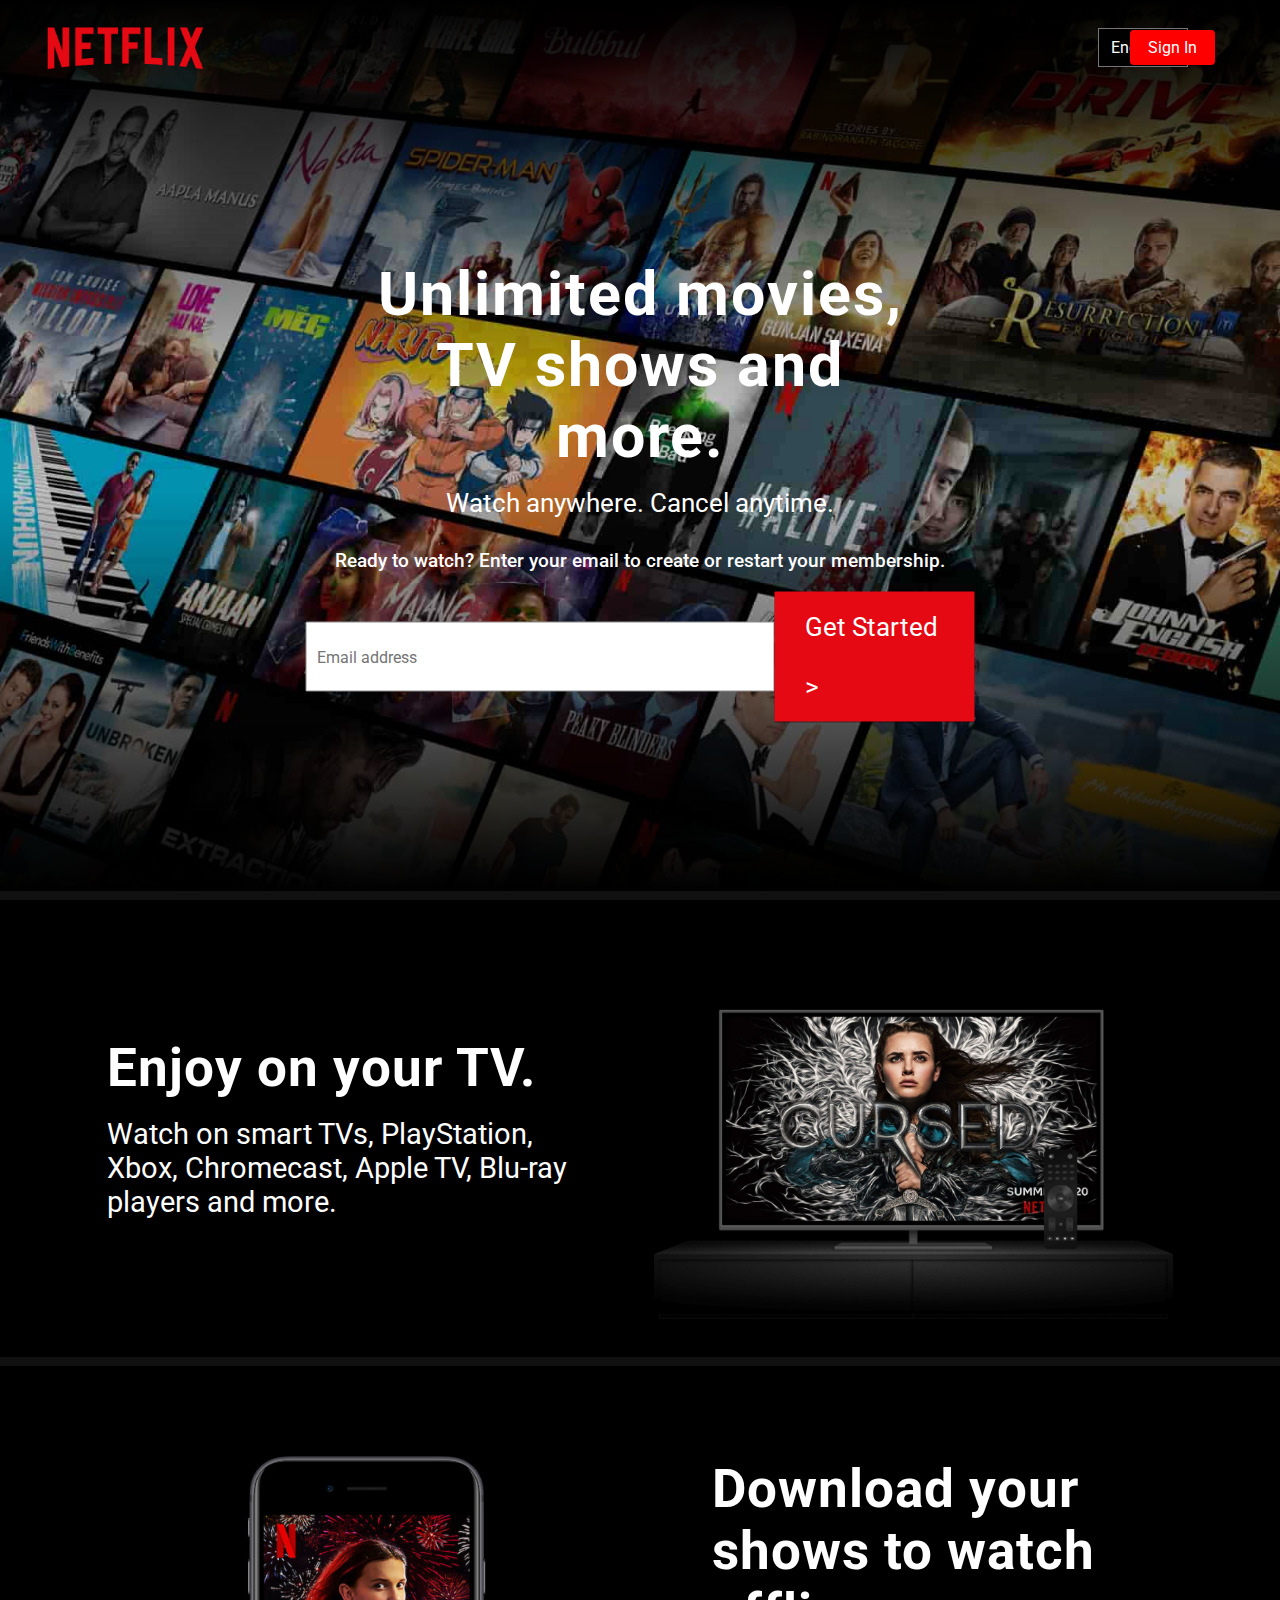
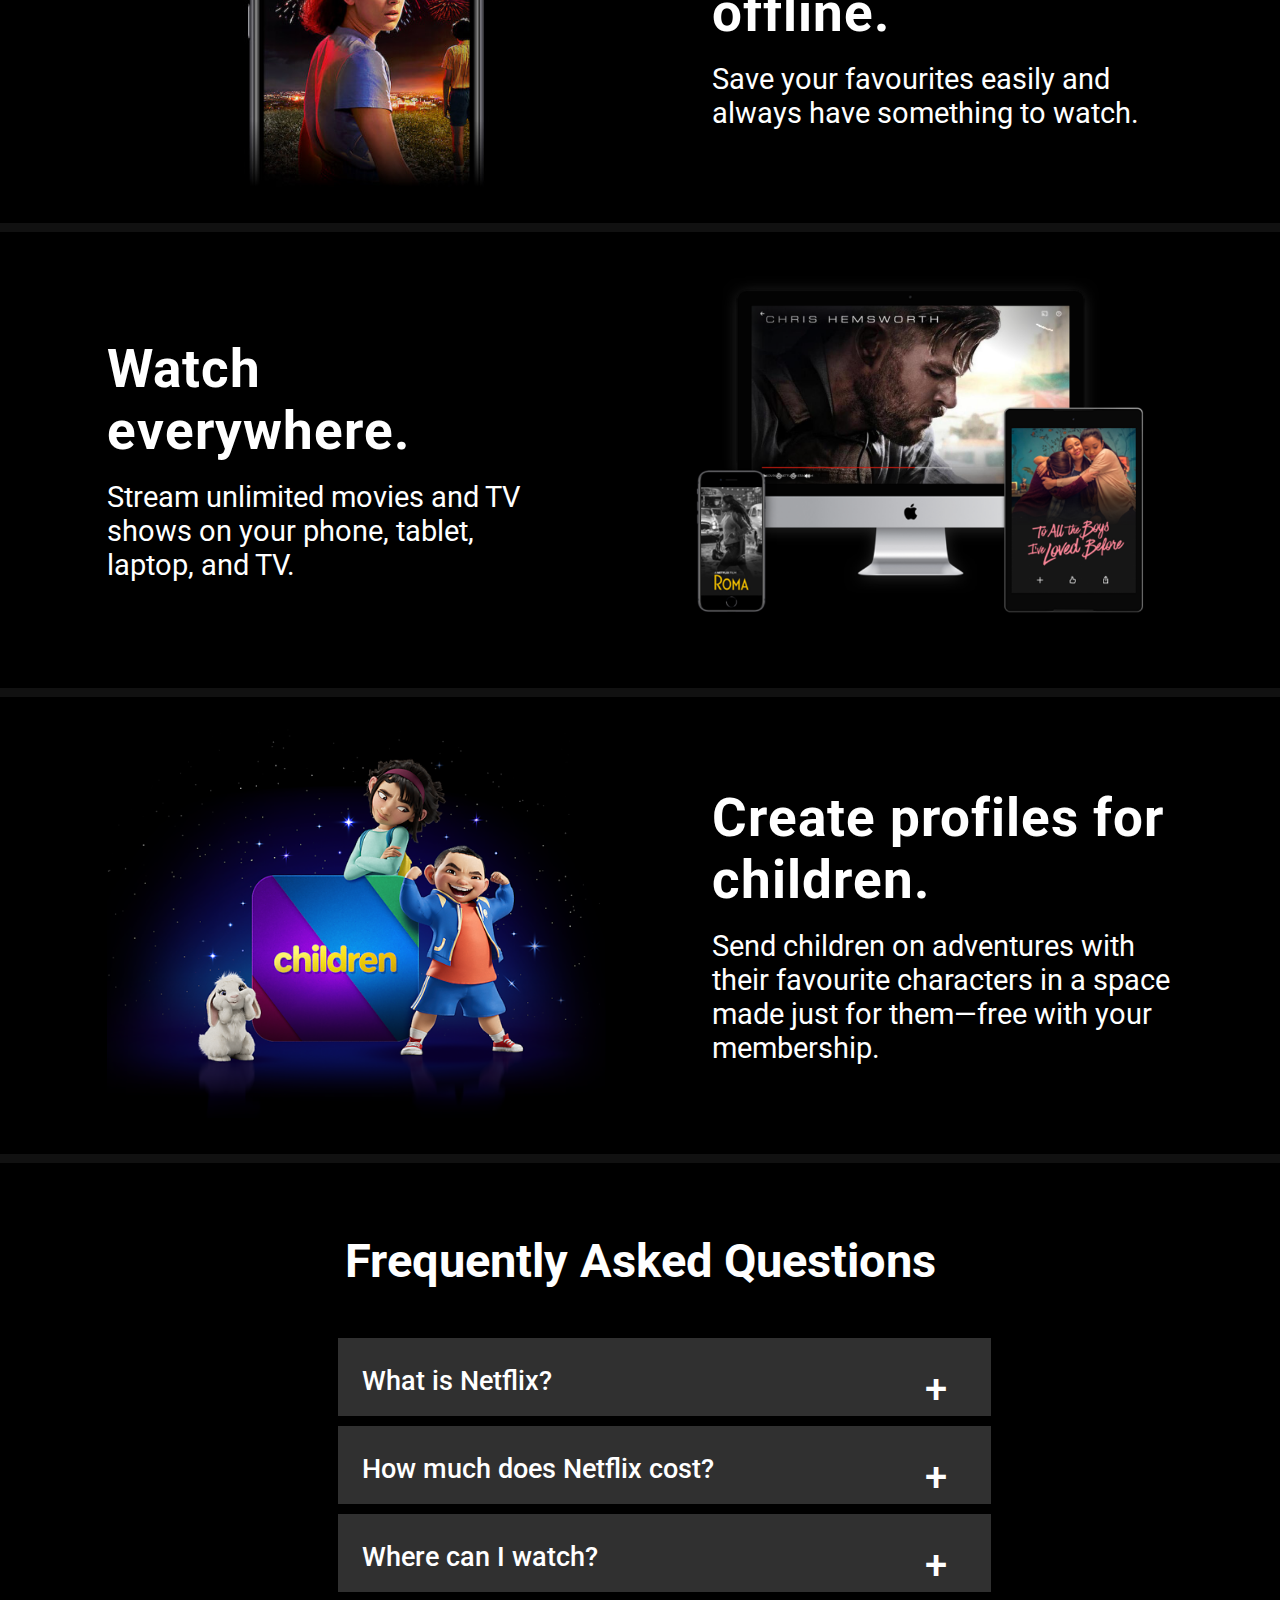
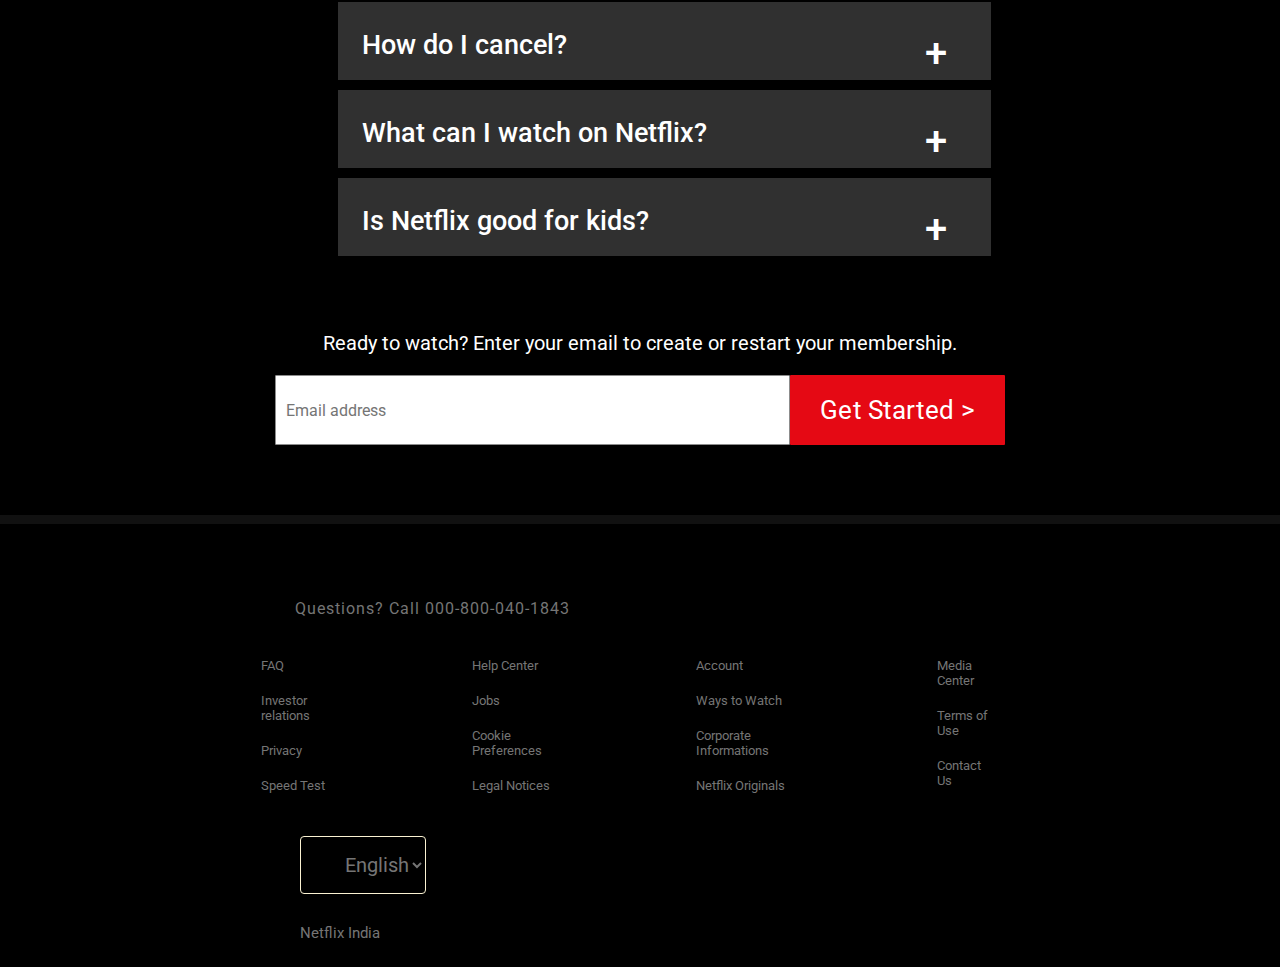
<file: clone/index.html>
<!DOCTYPE html>
<html lang="en">
<head>
    <meta charset="UTF-8">
    <meta http-equiv="X-UA-Compatible" content="IE=edge">
    <meta name="viewport" content="width=device-width, initial-scale=1.0">
    <link rel="stylesheet" href="style.css">
    <title>Document</title>
</head>
<body>
    <section class="container">
        <div class="head">
            <img id="logo" src="logo.png">
            <select id="opt">
                <option value="eng">English</option>
                <option value="hind">Hindi</option>
            </select>
            <a href="#" id="sign">Sign In</a>
        </div>
    </section>
    <section class="banner">
        <img src="back.jpg" class="fit">
        <div class="box">
            <div class="heading">
                <h2>Unlimited movies, TV shows and more.</h2>
                <h5>Watch anywhere. Cancel anytime.</h5>
                <p>Ready to watch? Enter your email to create or restart your membership.</p>
            </div>
            <div class="search">
                <input type="text" placeholder="Email address">
                <a href="#">Get Started ></a>
            </div>
        </div>
    </section>
    <section class="part1">
        <div class="talk">
            <h1>Enjoy on your TV.</h1>
            <p>Watch on smart TVs, PlayStation, Xbox, Chromecast, Apple TV, Blu-ray players and more.</p>
        </div>
        <div class="img1">
            <img src="part1.png">
        </div>
    </section>
    <section class="part2">
        <div class="img1">
            <img src="part2.jpg">
        </div>
        <div class="talk">
            <h1>Download your shows to watch offline.</h1>
            <p>Save your favourites easily and always have something to watch.</p>
        </div>
    </section>
    <section class="part1">
        <div class="talk">
            <h1>Watch everywhere.</h1>
            <p>Stream unlimited movies and TV shows on your phone, tablet, laptop, and TV.</p>
        </div>
        <div class="img1">
            <img src="part3.png">
        </div>
    </section>
    <section class="part2">
        <div class="img1">
            <img src="part 4.png">
        </div>
        <div class="talk">
            <h1>Create profiles for children.</h1>
            <p>Send children on adventures with their favourite characters in a space made just for them—free with your membership.</p>
        </div>
    </section>
    <section class="freq">
        <h1>Frequently Asked Questions</h1>
        <div class="question">
            <button type="button">What is Netflix? <span onclick="toggle1()" id="rot1">+</span></button>
            <div class="faq-answer closed" id="ans1">
                <span>
                    Netflix is a streaming service that offers a wide variety of award-winning TV shows, movies, anime, documentaries and more – on thousands of internet-connected devices.
                    <br>
                    <br>
                    You can watch as much as you want, whenever you want, without a single ad – all for one low monthly price. There's always something new to discover, and new TV shows and movies are added every week!
                    <br>
                </span>
            </div>
            <button type="button">How much does Netflix cost?<span onclick="toggle2()" id="rot2">+</span></button>
            <div class="faq-answer closed" id="ans2">
                <span>
                    Watch Netflix on your smartphone, tablet, Smart TV, laptop, or streaming device, all for one fixed monthly fee. Plans range from ₹ 199 to ₹ 799 a month. No extra costs, no contracts.
                    <br>
                </span>
            </div>
            <button type="button">Where can I watch?<span onclick="toggle3()" id="rot3">+</span></button>
            <div class="faq-answer closed" id="ans3">
                <span>
                    Watch anywhere, anytime, on an unlimited number of devices. Sign in with your Netflix account to watch instantly on the web at netflix.com from your personal computer or on any internet-connected device that offers the Netflix app, including smart TVs, smartphones, tablets, streaming media players and game consoles.
                    <br>
                    <br>
                    You can also download your favourite shows with the iOS, Android, or Windows 10 app. Use downloads to watch while you're on the go and without an internet connection. Take Netflix with you anywhere.
                    <br>
                </span>
            </div>
            <button type="button">How do I cancel?<span onclick="toggle4()" id="rot4">+</span></button>
            <div class="faq-answer closed" id="ans4">
                <span>
                    Netflix is flexible. There are no annoying contracts and no commitments. You can easily cancel your account online in two clicks. There are no cancellation fees – start or stop your account anytime.
                    <br>
                </span>
            </div>
            <button type="button">What can I watch on Netflix?<span onclick="toggle5()" id="rot5">+</span></button>
            <div class="faq-answer closed" id="ans5">
                <span>
                    Netflix has an extensive library of feature films, documentaries, TV shows, anime, award-winning Netflix originals, and more. Watch as much as you want, anytime you want.
                    <br>
                </span>
            </div>
            <button type="button">Is Netflix good for kids?<span onclick="toggle6()" id="rot6">+</span></button>
            <div class="faq-answer closed" id="ans6">
                <span>
                    The Netflix Kids experience is included in your membership to give parents control while kids enjoy family-friendly TV shows and films in their own space.
                    <br>
                    <br>
                    Kids profiles come with PIN-protected parental controls that let you restrict the maturity rating of content kids can watch and block specific titles you don’t want kids to see.
                    <br>
                </span>
            </div>
            <div class="box2">
                <div class="heading2">
                    <p>Ready to watch? Enter your email to create or restart your membership.</p>
                </div>
                <div class="search2">
                    <input type="text" placeholder="Email address">
                    <a href="#">Get Started ></a>
                </div>
            </div>
        </div>
    </section>

    <section class="footer">
        <div class="call">
            Questions? Call 
            <a href="tel:000-800-040-1843">000-800-040-1843</a>
        </div>
        <div class="info">
            <div class="c1">
                <div class="one">
                    <ul class="items">
                        <li><a href="#">FAQ</a></li>
                        <li><a href="#">Investor relations</a></li>
                        <li><a href="#">Privacy</a></li>
                        <li><a href="#">Speed Test</a></li>
                    </ul>
                </div>
                <div class="one">
                    <ul class="items">
                        <li><a href="#">Help Center</a></li>
                        <li><a href="#">Jobs</a></li>
                        <li><a href="#">Cookie Preferences</a></li>
                        <li><a href="#">Legal Notices</a></li>
                    </ul>
                </div>
            </div>
            <div class="c2">
                <div class="one">
                    <ul class="items">
                        <li><a href="#">Account</a></li>
                        <li><a href="#">Ways to Watch</a></li>
                        <li><a href="#">Corporate Informations</a></li>
                        <li><a href="#">Netflix Originals</a></li>
                    </ul>
                </div>
                <div class="one">
                    <ul class="items">
                        <li><a href="#">Media Center</a></li>
                        <li><a href="#">Terms of Use</a></li>
                        <li><a href="#">Contact Us</a></li>
                    </ul>
                </div>
            </div>
        </div>
        <div class="lang">
            <select id="option">
                <option value="eng">English</option>
                <option value="hind">Hindi</option>
            </select>
        </div>
        <div class="netf">
            <p>Netflix India</p>
        </div>
    </section>

    <script>

        function toggle1() {
        var x = document.getElementById("ans1");
        var y = document.getElementById("rot1");
          y.classList.toggle('rotate');
          x.classList.toggle('closed');
        }
        function toggle2() {
        var x = document.getElementById("ans2");
        var y = document.getElementById("rot2");
          y.classList.toggle('rotate');
          x.classList.toggle('closed');
        }
        function toggle3() {
        var x = document.getElementById("ans3");
        var y = document.getElementById("rot3");
          y.classList.toggle('rotate');
          x.classList.toggle('closed');
        }
        function toggle4() {
        var x = document.getElementById("ans4");
        var y = document.getElementById("rot4");
          y.classList.toggle('rotate');
          x.classList.toggle('closed');
        }
        function toggle5() {
        var x = document.getElementById("ans5");
        var y = document.getElementById("rot5");
          y.classList.toggle('rotate');
          x.classList.toggle('closed');
        }
        function toggle6() {
        var x = document.getElementById("ans6");
        var y = document.getElementById("rot6");
          y.classList.toggle('rotate');
          x.classList.toggle('closed');
        }
      
      </script>
</body>
</html>
</file>
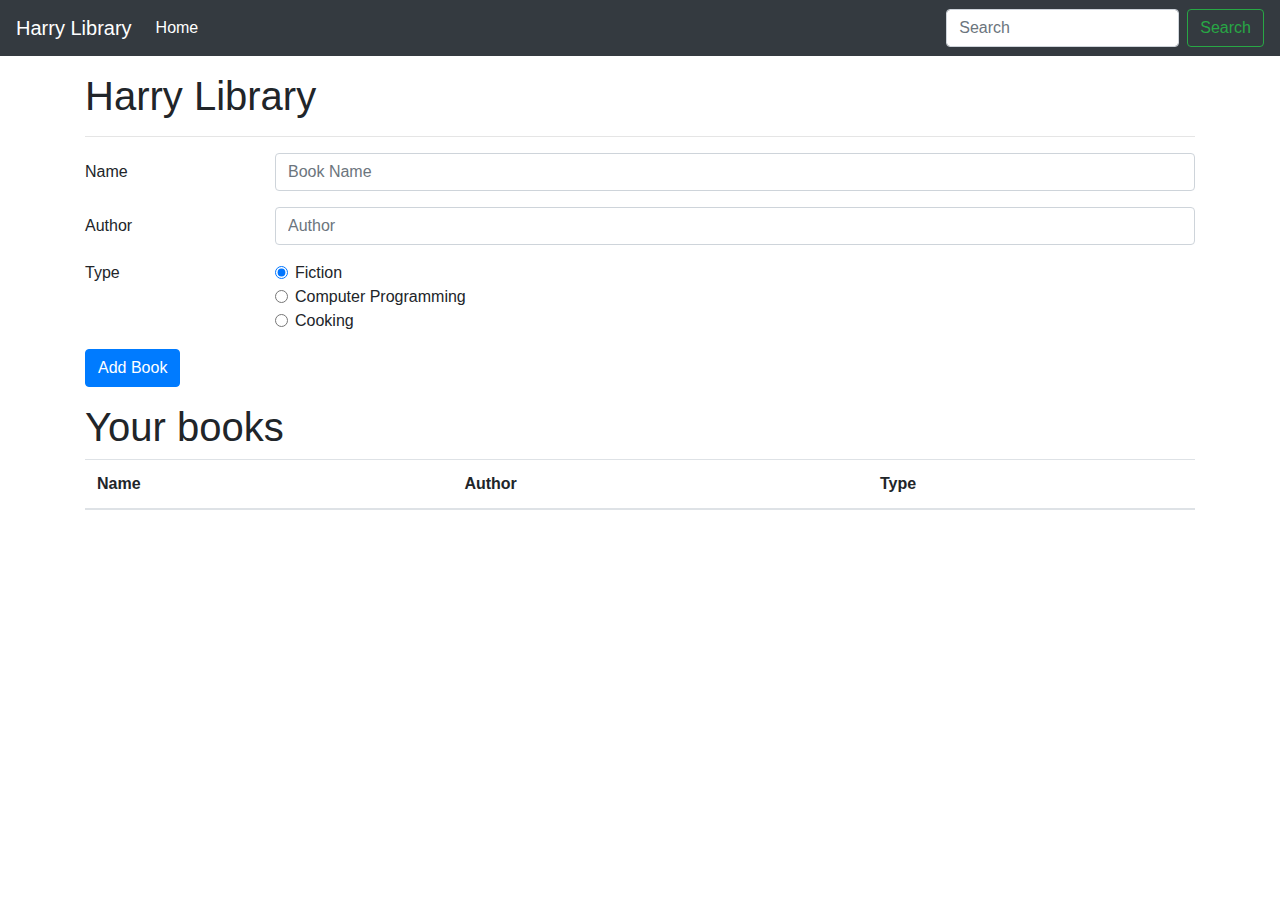
<file: js project 2/index.html>
<!doctype html>
<html lang="en">

<head>
    <!-- Required meta tags -->
    <meta charset="utf-8">
    <meta name="viewport" content="width=device-width, initial-scale=1, shrink-to-fit=no">

    <!-- Bootstrap CSS -->
    <link rel="stylesheet" href="https://stackpath.bootstrapcdn.com/bootstrap/4.3.1/css/bootstrap.min.css"
        integrity="sha384-ggOyR0iXCbMQv3Xipma34MD+dH/1fQ784/j6cY/iJTQUOhcWr7x9JvoRxT2MZw1T" crossorigin="anonymous">

    <title>Welcome to Harry Potter Library</title>
</head>

<body>
    <nav class="navbar navbar-expand-lg navbar-dark bg-dark">
        <a class="navbar-brand" href="#">Harry Library</a>
        <button class="navbar-toggler" type="button" data-toggle="collapse" data-target="#navbarSupportedContent"
            aria-controls="navbarSupportedContent" aria-expanded="false" aria-label="Toggle navigation">
            <span class="navbar-toggler-icon"></span>
        </button>

        <div class="collapse navbar-collapse" id="navbarSupportedContent">
            <ul class="navbar-nav mr-auto">
                <li class="nav-item active">
                    <a class="nav-link" href="#">Home <span class="sr-only">(current)</span></a>
                </li>

            </ul>
            <form class="form-inline my-2 my-lg-0">
                <input class="form-control mr-sm-2" id="searchTxt" type="search" placeholder="Search"
                    aria-label="Search">
                <button class="btn btn-outline-success my-2 my-sm-0" type="submit">Search</button>
            </form>
        </div>
    </nav>

    <div id="message"></div>


    <div class="container my-3">
        <h1>Harry Library</h1>
        <hr>
        <form id="libraryForm">
            <div class="form-group row">
                <label for="bookName" class="col-sm-2 col-form-label">Name</label>
                <div class="col-sm-10">
                    <input type="text" class="form-control" id="bookName" placeholder="Book Name">
                </div>
            </div>
            <div class="form-group row">
                <label for="Author" class="col-sm-2 col-form-label">Author</label>
                <div class="col-sm-10">
                    <input type="text" class="form-control" id="author" placeholder="Author">
                </div>
            </div>
            <fieldset class="form-group">
                <div class="row">
                    <legend class="col-form-label col-sm-2 pt-0">Type</legend>
                    <div class="col-sm-10">
                        <div class="form-check">
                            <input class="form-check-input" type="radio" name="type" id="fiction" value="fiction"
                                checked>
                            <label class="form-check-label" for="fiction">
                                Fiction
                            </label>
                        </div>
                        <div class="form-check">
                            <input class="form-check-input" type="radio" name="type" id="programming"
                                value="programming">
                            <label class="form-check-label" for="programming">
                                Computer Programming
                            </label>
                        </div>
                        <div class="form-check disabled">
                            <input class="form-check-input" type="radio" name="type" id="cooking" value="cooking">
                            <label class="form-check-label" for="cooking">
                                Cooking
                            </label>
                        </div>
                    </div>
                </div>
            </fieldset>

            <div class="form-group row">
                <div class="col-sm-10">
                    <button type="submit" class="btn btn-primary">Add Book</button>
                </div>
            </div>
        </form>

        <div id="table">
            <h1>Your books</h1>

            <table class="table table-striped">
                <thead>
                    <tr>
                        <th scope="col">Name</th>
                        <th scope="col">Author</th>
                        <th scope="col">Type</th>
                    </tr>
                </thead>
                <tbody id='tableBody'></tbody>
            </table>
        </div>
    </div>

    <!-- Optional JavaScript -->
    <!-- jQuery first, then Popper.js, then Bootstrap JS -->
    <!-- <script src="index.js"></script> -->
    <script src="index.js"></script>
    <script src="https://code.jquery.com/jquery-3.3.1.slim.min.js"
        integrity="sha384-q8i/X+965DzO0rT7abK41JStQIAqVgRVzpbzo5smXKp4YfRvH+8abtTE1Pi6jizo"
        crossorigin="anonymous"></script>
    <script src="https://cdnjs.cloudflare.com/ajax/libs/popper.js/1.14.7/umd/popper.min.js"
        integrity="sha384-UO2eT0CpHqdSJQ6hJty5KVphtPhzWj9WO1clHTMGa3JDZwrnQq4sF86dIHNDz0W1"
        crossorigin="anonymous"></script>
    <script src="https://stackpath.bootstrapcdn.com/bootstrap/4.3.1/js/bootstrap.min.js"
        integrity="sha384-JjSmVgyd0p3pXB1rRibZUAYoIIy6OrQ6VrjIEaFf/nJGzIxFDsf4x0xIM+B07jRM"
        crossorigin="anonymous"></script>
</body>

</html>
</file>
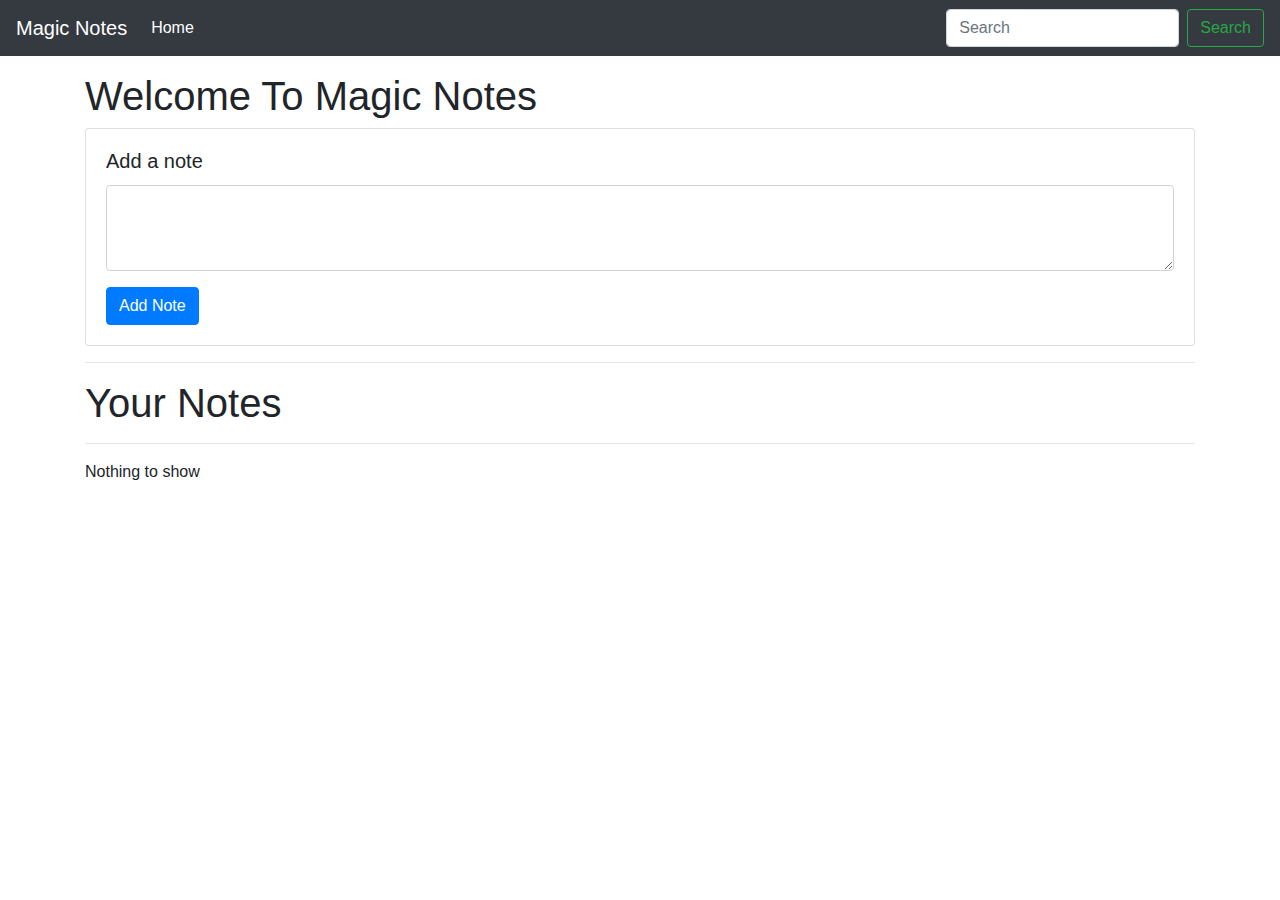
<file: js project1/index.html>
<!DOCTYPE html>
<html lang="en">

<head>
    <meta charset="UTF-8">
    <meta name="viewport" content="width=device-width, initial-scale=1.0">
    <meta http-equiv="X-UA-Compatible" content="ie=edge">
    <title>Notes App</title>
    <link rel="stylesheet" href="https://stackpath.bootstrapcdn.com/bootstrap/4.3.1/css/bootstrap.min.css"
        integrity="sha384-ggOyR0iXCbMQv3Xipma34MD+dH/1fQ784/j6cY/iJTQUOhcWr7x9JvoRxT2MZw1T" crossorigin="anonymous">
</head>

<body>

    <nav class="navbar navbar-expand-lg navbar-dark bg-dark">
        <a class="navbar-brand" href="#">Magic Notes</a>
        <button class="navbar-toggler" type="button" data-toggle="collapse" data-target="#navbarSupportedContent"
            aria-controls="navbarSupportedContent" aria-expanded="false" aria-label="Toggle navigation">
            <span class="navbar-toggler-icon"></span>
        </button>

        <div class="collapse navbar-collapse" id="navbarSupportedContent">
            <ul class="navbar-nav mr-auto">
                <li class="nav-item active">
                    <a class="nav-link" href="#">Home <span class="sr-only">(current)</span></a>
                </li>

            </ul>
            <form class="form-inline my-2 my-lg-0">
                <input class="form-control mr-sm-2" id="searchTxt" type="search" placeholder="Search"
                    aria-label="Search">
                <button class="btn btn-outline-success my-2 my-sm-0" type="submit">Search</button>
            </form>
        </div>
    </nav>


    <div class="container my-3">
        <h1>Welcome To Magic Notes</h1>
        <div class="card">
            <div class="card-body">
                <h5 class="card-title">Add a note</h5>
                <div class="form-group">
                    <textarea class="form-control" id="addTxt" rows="3"></textarea>
                </div>
                <button class="btn btn-primary" id="addBtn">Add Note</button>
            </div>
        </div>
        <hr>
        <h1>Your Notes</h1>
        <hr>
        <div id="notes" class="row container-fluid"> </div>
    </div>

    <script src="https://code.jquery.com/jquery-3.3.1.slim.min.js"
        integrity="sha384-q8i/X+965DzO0rT7abK41JStQIAqVgRVzpbzo5smXKp4YfRvH+8abtTE1Pi6jizo"
        crossorigin="anonymous"></script>
    <script src="https://cdnjs.cloudflare.com/ajax/libs/popper.js/1.14.7/umd/popper.min.js"
        integrity="sha384-UO2eT0CpHqdSJQ6hJty5KVphtPhzWj9WO1clHTMGa3JDZwrnQq4sF86dIHNDz0W1"
        crossorigin="anonymous"></script>
    <script src="https://stackpath.bootstrapcdn.com/bootstrap/4.3.1/js/bootstrap.min.js"
        integrity="sha384-JjSmVgyd0p3pXB1rRibZUAYoIIy6OrQ6VrjIEaFf/nJGzIxFDsf4x0xIM+B07jRM"
        crossorigin="anonymous"></script>
    <script src="js/app.js"></script>
</body>

</html>
</file>
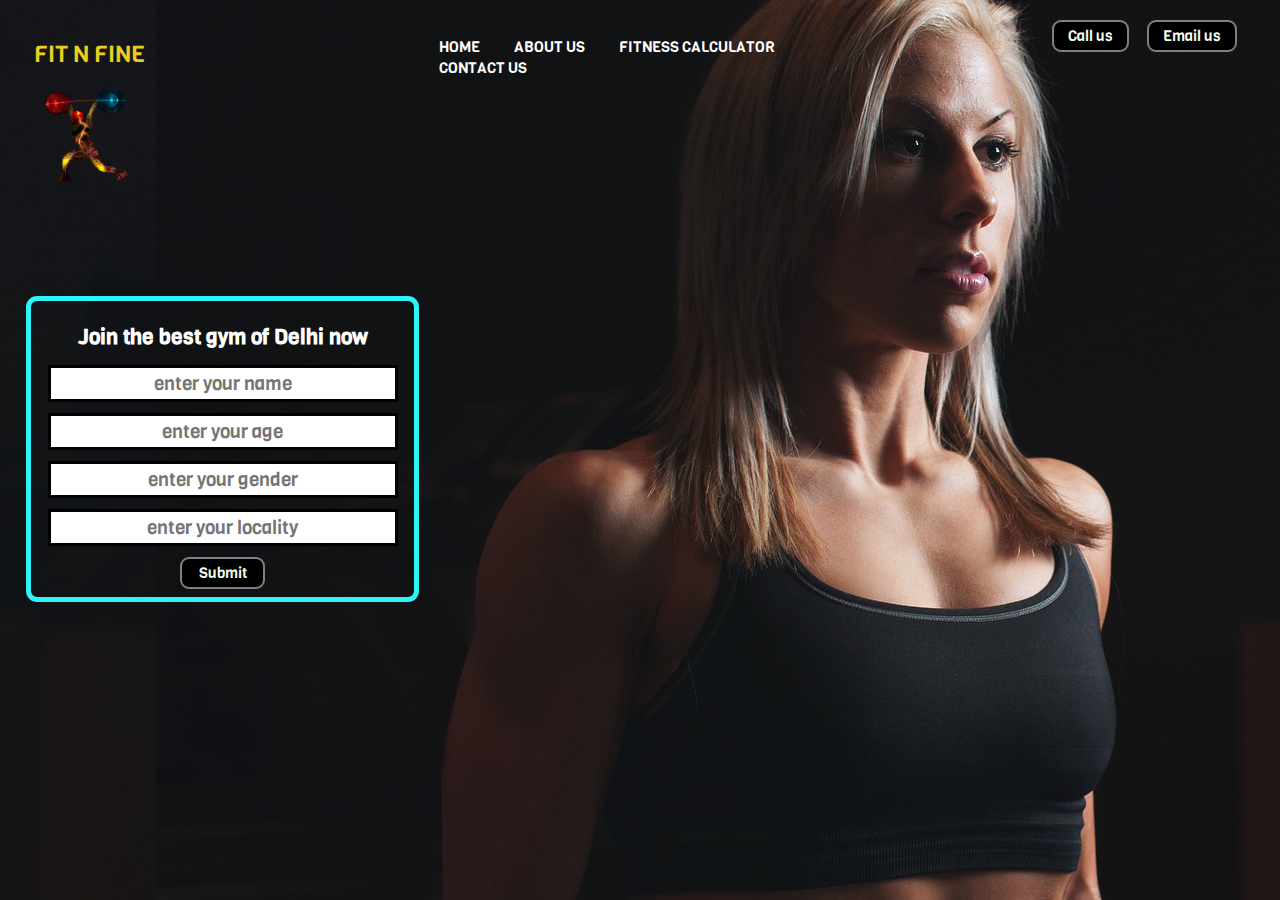
<file: project 1/index.html>
<!DOCTYPE html>
<html lang="en">

<head>
    <meta charset="UTF-8">
    <meta http-equiv="X-UA-Compatible" content="IE=edge">
    <meta name="viewport" content="width=device-width, initial-scale=1.0">
    <link href="https://fonts.googleapis.com/css2?family=Viga&display=swap" rel="stylesheet">
    <link rel="stylesheet" href="style.css">
    <title>Avi fitness</title>
</head>

<body>
    <header class="header">
        <!-- left box for logo -->
        <div class="left">
            <div id="fit">FIT N FINE</div>
            <img src="img/weightlifting-2227543_1280.png" alt="">
        </div>
        <!-- mid for navbar -->
        <div class="mid">
            <ul class="navbar">
                <li><a href="#" class="active">HOME</a></li>
                <li><a href="#" class="active">ABOUT US</a></li>
                <li><a href="#" class="active">FITNESS CALCULATOR</a></li>
                <li><a href="#" class="active">CONTACT US</a></li>
            </ul>
        </div>
        <!-- right for buttons -->
        <div class="right">
            <button class="btn">Call us</button><button class="btn">Email us</button>
        </div>
    </header>
    <div class="container">
        <h1>Join the best gym of Delhi now</h1>
        <form action="">
            <div class="formg">
                <input type="text" placeholder="enter your name">
            </div>
            <div class="formg">
                <input type="text" placeholder="enter your age">
            </div>
            <div class="formg">
                <input type="text" placeholder="enter your gender">
            </div>
            <div class="formg">
                <input type="text" placeholder="enter your locality">
            </div>
            <button class="btn">Submit</button>
        </form>
    </div>
</body>

</html>
</file>
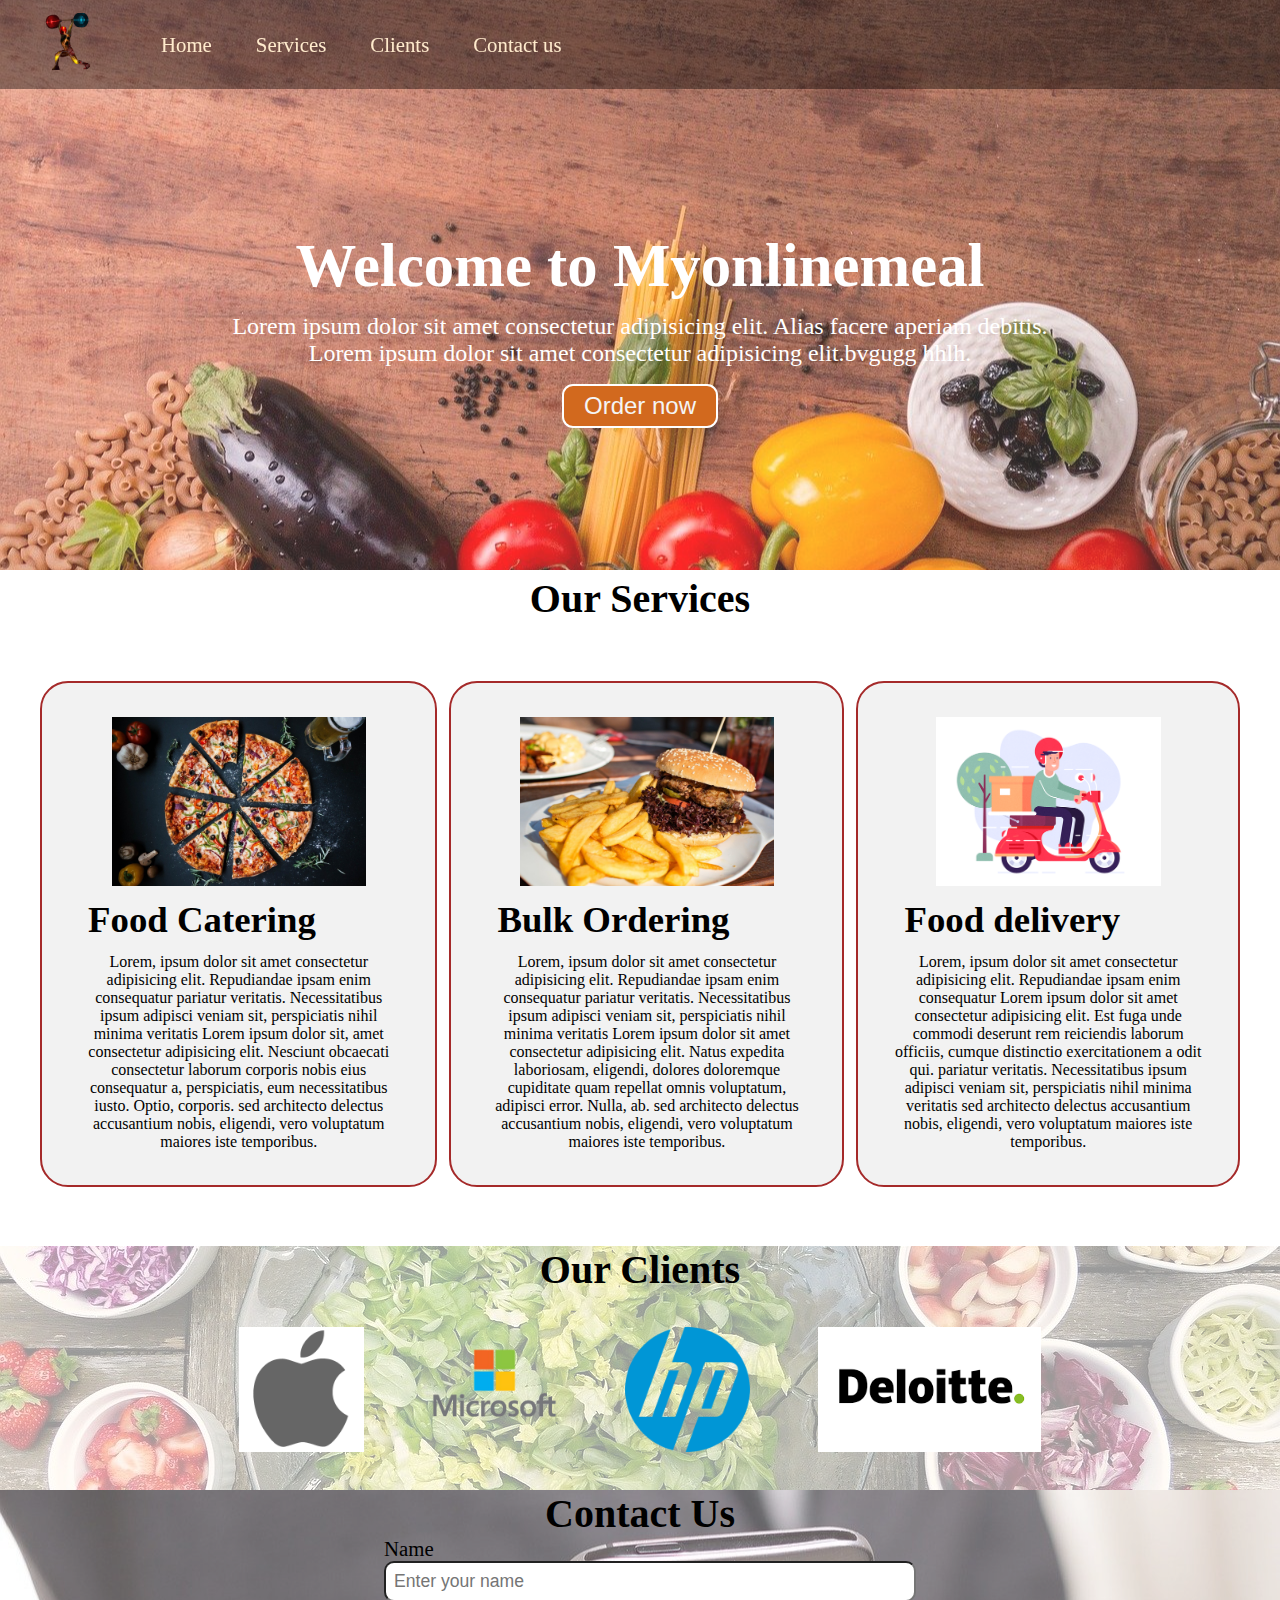
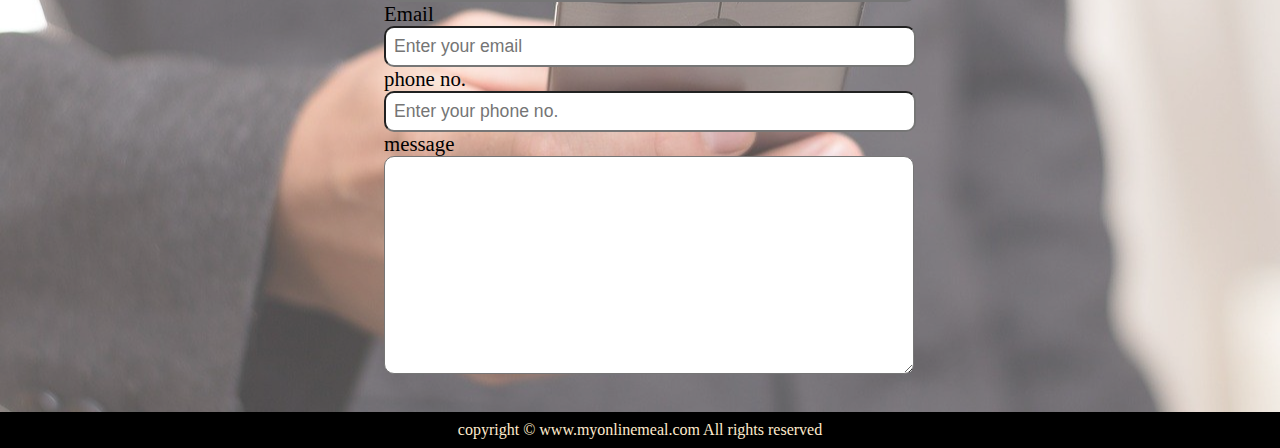
<file: project 2/index.html>
<!DOCTYPE html>
<html lang="en">

<head>
    <meta charset="UTF-8">
    <meta http-equiv="X-UA-Compatible" content="IE=edge">
    <meta name="viewport" content="width=device-width, initial-scale=1.0">
    <link rel="stylesheet" href="css/style.css">
    <link rel="stylesheet" media="screen and (max-width: 1170px)" href="css/phone.css">
    <title>Best Online Food Delivey Service in India | onlinemeals.com</title>
</head>

<body>
    <nav id="navbar">
        <div id="logo">
            <img src="cwh.png" alt="logo">
        </div>

        <ul>
            <li class="item"><a href="#home">Home</a></li>
            <li class="item"><a href="#serv">Services</a></li>
            <li class="item"><a href="#csec">Clients</a></li>
            <li class="item"><a href="#conbox">Contact us</a></li>
        </ul>
    </nav>

    <section id="home">
        <h1 class="hp">Welcome to Myonlinemeal</h1>
        <p>Lorem ipsum dolor sit amet consectetur adipisicing elit. Alias facere aperiam debitis.</p>
        <p>Lorem ipsum dolor sit amet consectetur adipisicing elit.bvgugg hhlh.</p>
        <button class="btn">Order now</button>
    </section>

    <section class="services">
        <h1 class="hpc">Our Services</h1>
        <div id="serv">
            <div class="box">
                <img src="img1.jpg" alt="">
                <h2 class="hsec">Food Catering</h2>
                <p class="tc">Lorem, ipsum dolor sit amet consectetur adipisicing elit. Repudiandae ipsam enim
                    consequatur pariatur veritatis. Necessitatibus ipsum adipisci veniam sit, perspiciatis nihil minima
                    veritatis Lorem ipsum dolor sit, amet consectetur adipisicing elit. Nesciunt obcaecati consectetur
                    laborum corporis nobis eius consequatur a, perspiciatis, eum necessitatibus iusto. Optio, corporis.
                    sed architecto delectus accusantium nobis, eligendi, vero voluptatum maiores iste
                    temporibus.</p>
            </div>
            <div class="box">
                <img src="img.jpg" alt="">
                <h2 class="hsec">Bulk Ordering</h2>
                <p class="tc">Lorem, ipsum dolor sit amet consectetur adipisicing elit. Repudiandae ipsam enim
                    consequatur pariatur veritatis. Necessitatibus ipsum adipisci veniam sit, perspiciatis nihil minima
                    veritatis Lorem ipsum dolor sit amet consectetur adipisicing elit. Natus expedita laboriosam,
                    eligendi, dolores doloremque cupiditate quam repellat omnis voluptatum, adipisci error. Nulla, ab.
                    sed architecto delectus accusantium nobis, eligendi, vero voluptatum maiores iste
                    temporibus.</p>
            </div>
            <div class="box">
                <img src="img3.png" alt="">
                <h2 class="hsec">Food delivery</h2>
                <p class="tc">Lorem, ipsum dolor sit amet consectetur adipisicing elit. Repudiandae ipsam enim
                    consequatur Lorem ipsum dolor sit amet consectetur adipisicing elit. Est fuga unde commodi deserunt
                    rem reiciendis laborum officiis, cumque distinctio exercitationem a odit qui. pariatur veritatis.
                    Necessitatibus ipsum adipisci veniam sit, perspiciatis nihil minima
                    veritatis sed architecto delectus accusantium nobis, eligendi, vero voluptatum maiores iste
                    temporibus.</p>
            </div>
        </div>
    </section>
    <section id="csec">
        <h1 class="hprc">Our Clients</h1>
        <div id="clients">
            <div class="citem">
                <img src="logo2.png" alt="">
            </div>
            <div class="citem">
                <img src="logo3.png" alt="">
            </div>
            <div class="citem">
                <img src="logo1.png" alt="">
            </div>
            <div class="citem">
                <img src="logo4.png" alt="">
            </div>
        </div>
    </section>
    <section id="contact">
        <h1 class="hprc">Contact Us</h1>
        <div id="conbox">
            <form action="">
                <div class="formg">
                    <label for="name">Name</label>
                    <input type="text" name="name" id="name" placeholder="Enter your name">
                </div>
                <div class="formg">
                    <label for="email">Email</label>
                    <input type="email" name="name" id="email" placeholder="Enter your email">
                </div>
                <div class="formg">
                    <label for="phone">phone no.</label>
                    <input type="phone" name="name" id="phone" placeholder="Enter your phone no.">
                </div>
                <div class="formg">
                    <label for="message">message</label>
                    <textarea name="message" id="message" cols="30" rows="10"></textarea>
                </div>
            </form>
        </div>
    </section>

    <footer>
        <div class="center">
            copyright &copy; www.myonlinemeal.com All rights reserved
        </div>
    </footer>
</body>

</html>
</file>
<file: clone/style.css>
@import url('https://fonts.googleapis.com/css2?family=Roboto&display=swap');
*{
    margin: 0;
    padding: 0;
    box-sizing: border-box;
    font-family: 'Roboto', sans-serif;
}

body{
    background: black;
}

.container .head{
    position: absolute;
    top: 0;
    left: 0;
    display: flex;
    justify-content: space-between;
    align-items: center;
    width: 100%;
    z-index: 11;
    padding: 5px;
}

#opt{
    padding: 8px;
    position: relative;
    left: 450px;
    bottom: 11px;
    color: white;
    background-color: black;
    font-size: 1rem;

}
#sign{
    position: relative;
    right: 60px;
    bottom: 11px;
    text-decoration: none;
    color: white;
    background-color: red;
    padding: 8px 18px;
    border-radius: 4px;
}

.banner .box .search input{
    font-size: 16px;
    border: 1px solid #8c8c8c;
    outline: none;
    border-radius: 1px;
    padding: 10px 10px 10px 10px;
    min-width: 469px;
    height: 70px;
    align-items: center;
    color: black;
}

.banner .box .search a{
    text-decoration: none;
    color: white;
    font-weight: 400;
    letter-spacing: 0.1px;
    border-radius: 1px;
    background-color: #e50914;
    box-shadow: 0 1px 0 rgba(0,0,0,0.45);
    font-size: 1.625rem;
    line-height: 60px;
    min-width: 200px;
    padding: 5px 30px;
}

#logo{
    width: 15%;
    position: relative;
    left: 25px;
    bottom: 13px;
}

.banner{
    width: 100%;
    height: 100vh;
    position: relative;
    display: flex;
    justify-content: center;
    align-items: center;
    border-bottom: 0.6rem solid #111;
}

.banner::before{
    content: '';
    position: absolute;
    top: 0;
    left: 0;
    width: 100%;
    height: 400px;
    z-index: 1;
    background: linear-gradient(to bottom,#000,transparent);
}

.banner::after{
    content: '';
    position: absolute;
    left: 0;
    bottom: 0;
    width: 100%;
    height: 400px;
    z-index: 1;
    background: linear-gradient(to top,#000,transparent);
}

.banner .fit{
    width: 100%;
    height: 100%;
    position: absolute;
    top: 0;
    left: 0;
    object-fit: cover;
}

.banner .box{
    position: absolute;
    top: 55%;
    left: 50%;
    transform: translate(-50%,-50%);
    z-index: 11;
}

.banner .box .heading{
    display: flex;
    flex-direction: column;
    justify-content: center;
    align-items: center;
    text-align: center;
}

.banner .box .heading h2{
    font-size: 3.8rem;
    color: white;
    letter-spacing: 2px;
    width: 80%;
}

.banner .box .heading h5{
    font-size: 1.625rem;
    color: white;
    font-weight: 400;
    padding: 1rem 0;
}

.banner .box .heading p{
    font-size: 1.2rem;
    font-weight: 500;
    color: white;
    padding: 15px 0;
    padding-bottom: 20px;
}

.banner .box .search{
    display: flex;
    flex-direction: row;
    justify-content: center;
    align-items: center;
}

.part1{
    display: flex;
    flex-direction: row;
    justify-content: space-around;
    align-items: center;
    padding: 2rem 4rem;
    border-bottom: 0.6rem solid #111;
}

.part1 .talk{
    width: 40%;
}

.part1 .talk h1{
    font-size: 3.3rem;
    letter-spacing: 1px;
    padding-bottom: 18px;
    color: white;
}

.part1 .talk p{
    font-size: 1.8rem;
    color: white;
}

.part1 .img1{
    width: 45%;
}

.part1 .img1 img{
    width: 100%;
}

.part2{
    display: flex;
    flex-direction: row;
    justify-content: space-around;
    align-items: center;
    padding: 2rem 4rem;
    border-bottom: 0.6rem solid #111;
}

.part2 .talk{
    width: 40%;
}

.part2 .talk h1{
    font-size: 3.3rem;
    letter-spacing: 1px;
    padding-bottom: 18px;
    color: white;
}

.part2 .talk p{
    font-size: 1.8rem;
    color: white;
}

.part2 .img1{
    width: 45%;
}

.part2 .img1 img{
    width: 100%;
}



.freq{
    padding: 70px 180px;
    color: white;
    border-bottom: 0.6rem solid rgb(17,17,17);
}

.freq h1{
    text-align: center;
    font-size: 47px;
    margin-bottom: 50px;
}

.freq .question button{
    width: 71%;
    position: relative;
    left: 158px;
    text-align: left;
    padding: 27px 44px 4px 24px;
    font-weight: 500;
    font-size: 27px;
    margin-bottom: 10px;
    background: #303030;
    outline: none;
    border: none;
    color: #fff;
}

.freq .question button span{
    float: right;
    font-size: 40px;
    cursor: pointer;
}

.freq .question .faq-answer{
    width: 71%;
    position: relative;
    left: 158px;
    height: auto;
    padding: 30px 40px;
    font-weight: 500;
    font-size: 25px;
    margin-bottom: 10px;
    margin-top: -8px;
    color: white;
    background: #303030;
    text-align: left
}

.freq .question.faq-answer span{
    transform: scaleY(1.2);
    letter-spacing: 0.06em;
}

.closed{
    display: none;
}

.rotate{
    transform: rotate(45deg);
}

.question .box2 .search2 input{
    font-size: 16px;
    border: 1px solid #8c8c8c;
    outline: none;
    border-radius: 1px;
    padding: 10px 10px 10px 10px;
    min-width: 515px;
    height: 70px;
    align-items: center;
    color: black;
}

.question .box2 .search2 a{
    text-decoration: none;
    color: white;
    font-weight: 400;
    letter-spacing: 0.1px;
    border-radius: 1px;
    background-color: #e50914;
    box-shadow: 0 1px 0 rgba(0,0,0,0.45);
    font-size: 1.625rem;
    line-height: 60px;
    min-width: 200px;
    padding: 5px 30px;
}

.heading2{
    display: flex;
    justify-content: center;
    margin-top: 65px;
    margin-bottom: 20px;
    font-size: 20px;
}

.search2{
    display: flex;
    justify-content: center;
}

.call{
        color: #757575;
        font-size: 16px;
        letter-spacing: 1px;
        margin: 75px 0px 30px 295px;
    }

.call a{
    text-decoration: none;
    color: #757575;
}

.info{
    display: flex;
    flex-direction: row;
    justify-content: space-around;
    align-items: center;
    margin: 0px 170px 30px 111px;
    padding: 0px 82px 8px 50px;
}

.info .one .items li{
    list-style: none;
    padding: 10px 10px 10px 10px;
    margin: 0 20px 0px 90px;
    font-size: 13px;
}

.info .one .items li a{
    color: #757575;
    text-decoration: none;
}

#option{
    color: #757575;
    background: black;
    border: 1px solid rgb(250, 242, 210);
    border-radius: 4px;
    font-size: 20px;
    padding: 15px 0px 15px 40px;
    position: relative;
    left: 300px;
    top: -5px;
}

.netf p{
    color: #757575;
    font-size: 15px;
    margin: 25px 300px;
}

.call a:hover{
    text-decoration: underline;
}

.info .one .items li a:hover{
    text-decoration: underline;
}

.c1{
    display: flex;
    flex-direction: row;
}

.c2{
    display: flex;
    flex-direction: row;
}

@media screen and (max-width: 786px){
    .container .head{
        padding: 31px 5px;
    }
    #opt{
        position: relative;
        left: 100px;
    }
    #logo{
        width: 22%;
    }
    .banner .box .heading{
        display: flex;
        flex-direction: column;
        justify-content: center;
        align-items: center;
        text-align: center;
    }
    
    .banner .box .heading h2{
        font-size: 50px;
        width: 117%;
    }
    
    .banner .box .heading h5{
        font-size: 1.8rem;
    }
    
    .banner .box .heading p{
        font-size: 26px;
        padding: 0 0;
        padding-bottom: 20px;
    }

    .banner .box .search{
        flex-direction: column;
    }

    .banner .box .search input{
        min-width: 520px;
        height: 62px;
    }
    
    .banner .box .search a{
        font-size: 1rem;
        line-height: 40px;
        min-width: 145px;
        margin-top: 20px;
    }
    .part1{
        flex-direction: column;
        padding: 4rem 0rem;
    }
    
    .part1 .talk{
        width: 80%;
    }

    .part1 .talk h1{
        font-size: 2.5rem;
        text-align: center;
    }

    .part1 .talk p{
        text-align: center;
        font-size: 1.2rem;
    }

    .part1 .img1{
        width: 80%;
    }

    .part2{
        flex-direction: column-reverse;
        padding: 4rem 0rem;
    }
    
    .part2 .talk{
        width: 80%;
    }

    .part2 .talk h1{
        font-size: 2.5rem;
        text-align: center;
    }

    .part2 .talk p{
        text-align: center;
        font-size: 1.2rem;
    }

    .part2 .img1{
        width: 80%;
    }

    .freq{
        padding: 50px 0px;
    }

    .freq h1{
        font-size: 41px;
        margin-bottom: 35px;
    }

    .freq .question button{
        width: 80%;
        position: relative;
        left: 111px;
        padding: 5px 25px 0px 20px;
        margin-bottom: 7px;
        font-size: 25px;
    }

    .freq .question .faq-answer{
        width: 80%;
    position: relative;
    left: 111px;
    padding: 25px 30px;
    font-size: 23px;
    margin-top: -5px;
    }

    .heading2{
        margin: 30px 100px 20px 100px;
        font-size: 26px;
    }

    .heading2 p{
        text-align: center;
    }

    .search2{
        flex-direction: column;
        position: relative;
        left: 110px;
        width: 213px;
    }

    .question .box2 .search2 input{
        min-width: 510px;
        height: 60px;
    }

    .question .box2 .search2 a{
        position: relative;
        left: 170px;
        line-height: 40px;
        font-size: 1.6rem;
        min-width: 145px;
        margin-top: 20px;
    }

    .call{
        margin: 75px 0px 10px 65px;
    }

    #option{
        left: 62px;
        top: -15px;
    }

    .netf p{
        margin: 20px 70px;
    }

}

@media screen and (max-width:600px) and (min-width:400px){
    .container .head{
        padding: 25px 0 0 0;
    }
    #opt{
        position: relative;
        left: 300px;
    }
    #logo{
        width: 55%;
        position: relative;
        left: 50px;
    }

    .container .head a{
        position: relative;
        left: 300px;
        padding: 8px 17px;
    }

    .banner{
        width: 190%;
    }

    .banner .box .heading{
        display: flex;
        flex-direction: column;
        justify-content: center;
        align-items: center;
        text-align: center;
    }
    
    .banner .box .heading h2{
        font-size: 50px;
        width: 117%;
    }
    
    .banner .box .heading h5{
        font-size: 1.8rem;
    }
    
    .banner .box .heading p{
        font-size: 26px;
        padding: 0 0;
        padding-bottom: 20px;
    }

    .banner .box .search{
        flex-direction: column;
    }

    .banner .box .search input{
        min-width: 520px;
        height: 62px;
    }
    
    .banner .box .search a{
        font-size: 1rem;
        line-height: 40px;
        min-width: 145px;
        margin-top: 20px;
    }
    .part1{
        flex-direction: column;
        padding: 4rem 0rem;
        width: 195%;
    }
    
    .part1 .talk{
        width: 80%;
    }

    .part1 .talk h1{
        font-size: 2.5rem;
        text-align: center;
    }

    .part1 .talk p{
        text-align: center;
        font-size: 1.2rem;
    }

    .part1 .img1{
        width: 80%;
    }

    .part2{
        flex-direction: column-reverse;
        padding: 4rem 0rem;
        width: 195%;
    }
    
    .part2 .talk{
        width: 80%;
    }

    .part2 .talk h1{
        font-size: 2.5rem;
        text-align: center;
    }

    .part2 .talk p{
        text-align: center;
        font-size: 1.2rem;
    }

    .part2 .img1{
        width: 80%;
    }

    .freq{
        padding: 50px 0px;
        width: 200%;
    }

    .freq h1{
        font-size: 41px;
        margin-bottom: 35px;
    }

    .freq .question button{
        width: 80%;
        position: relative;
        left: 111px;
        padding: 5px 25px 0px 20px;
        margin-bottom: 7px;
        font-size: 25px;
    }

    .freq .question .faq-answer{
        width: 80%;
    position: relative;
    left: 111px;
    padding: 25px 30px;
    font-size: 23px;
    margin-top: -5px;
    }

    .heading2{
        margin: 30px 180px 20px 200px;
        font-size: 26px;
    }

    .heading2 p{
        text-align: center;
    }

    .search2{
        flex-direction: column;
        position: relative;
        left: 200px;
        width: 210px;
    }

    .question .box2 .search2 input{
        min-width: 580px;
        height: 55px;
    }

    .question .box2 .search2 a{
        position: relative;
        left: 170px;
        line-height: 40px;
        font-size: 1.6rem;
        min-width: 145px;
        margin-top: 20px;
    }

    .footer{
        width:180%
    }

    .footer ,.info{
        margin: 0px 150px 30px 0px;
    }

    .footer .info .c1{
        flex-direction: column;
    }

    .footer .info .c2{
        flex-direction: column;
    }

    .call{
        margin: 75px 0px 10px 200px;
    }

    #option{
        left: 200px;
        top: -15px;
    }

    .netf p{
        margin: 20px 70px;
        position: relative;
        left: 150px;
    }
}
</file>
<file: project 1/style.css>
body{
    color: white;
    margin: 0px;
    padding: 0px;
    background: url('img/abs-1850926_1920.jpg');
    background-position-x: 156px;
}
.left{
    display: inline-block;
    position: absolute;
    top: 20px;
    left: 34px;
}
.left img{
    width: 111px;
    height: 96px;
}
.mid{
    display: block;
    width: 40%;
    margin: 20px auto;
}
.right{
    display: inline-block;
    position: absolute;
    top: 20px;
    right: 34px;
}
.navbar{
    display: inline-block;
}
.navbar li{
    display: inline-block;
    font-size: 15px;
}
.navbar li a{
    color: white;
    text-decoration: none;
    padding: 34px 15px;
}
.navbar li a:hover{
    text-decoration: underline;
    color: gold;
}
#fit{
    color: rgb(236, 205, 30);
    text-align: center;
    line-height: 3;
    font-size: 23px;
}
.btn{
    margin: 0px 9px;
    color: honeydew;
    background-color: black;
    padding: 4px 14px;
    border: 2px solid gray;
    border-radius: 9px;
    font-size: 15px;
    cursor: pointer;
}
.btn:hover{
    background-color: rgb(184, 174, 174);
}
*{
    font-family: 'Viga', sans-serif;
}
.container{
    border: 5px solid #30f3f8;
    margin: 202px 26px;
    padding: 8px 6px;
    border-radius: 11px;
    width: 29%;
}
.formg input{
    text-align: center;
    display: block;
    width: 338px;
    padding: 3px;
    border: 3px solid black;
    margin: 11px auto;
    font-size: 19px;
}
.container h1{
    text-align: center;
    font-size: 21px;
}
.container button{
    display: block;
    margin: auto;
    width: 23%;
}
</file>
<file: project 2/css/phone.css>
#navbar{
    flex-direction: column;
}
#navbar ul li a{
    font-size: 1rem;
    padding: 0px 7px;
}
#home{
height: 370px;
padding: 3px 68px;

}
#home::before{
    height: 480px;
}
#home p{
    font-size: 13px;
}

#serv{
    flex-direction: column;
}
#serv .box{
    padding: 14px;
    margin: 2px 0px;
    margin-bottom: 20px;
}

#clients{
    flex-wrap: wrap;
}
#clients img{
    width: 66px;
    padding: 0px 56px;
    height: auto;
}
#conbox form{
    width: 80%;
}
.hp{
    font-size: 26px;
}
.btn{
    font-size: 13px;
    padding: 4px 8px;
}
</file>
<file: project 2/css/style.css>
/* css reset */
*{
    margin: 0px;
    padding: 0px;
}
html{
    scroll-behavior: smooth;
}

/* css varaibles */
:root{
    --navbar-height: 56px
}
/* navigation bar  */
#navbar{
    display: flex;
    align-items: center;
    position:sticky ;
    top: 0px;
    z-index: 2;
}
/* logo and image list styling */
#logo{
    margin: 10px 34px;
}
#logo img{
    margin: 3px 6px;
    height: 59px;
}
#navbar ul{
    display: flex;
}
#navbar::before{
    content: "";

    background-color: black;
    position: absolute;
    height: 100%;
    width: 100%;
    top: 0px;
    left: 0px;
    z-index: -1;
    opacity: 0.4;
}
#navbar ul li{
    /* color: aliceblue; */
    list-style: none;
    font-size: 1.3rem;
}
#navbar ul li a{
    color: blanchedalmond;
    display: block;
    padding: 3px 22px;
    border-radius: 20px;
    text-decoration: none;
}
#navbar ul li a:hover{
    color: black;
    background-color: white;
}
/* home section */
#home{
    display: flex;
    flex-direction: column;
    padding: 3px 200px;
    height: 480px;
    justify-content: center;
    align-items: center;
}
#home::before{
    content: "";

    background: url('../first.jpg') no-repeat center center/cover;
    position: absolute;
    height: 570px;
    width: 100%;
    top: 0px;
    left: 0px;
    z-index: -1;
    opacity: 0.85;
}
#home h1{
    color: white;
    text-align: center;
}
#home p{
    color: white;
    text-align: center;
    font-size: 1.5rem;
}
#serv{
    margin: 34px;
    display: flex;
}
#serv .box{
    border: 2px solid brown;
    padding: 34px;
    margin: 25px 6px;
    border-radius: 28px;
    background: #f2f2f2;
}
#serv .box img{
    height: 169px;
    margin: auto;
    display: block;
}
#serv .box p{
    text-align: center;
}

/* clients section  */
h1.hprc{
    text-align: center;
    font-size: 2.5rem;
}
#csec{
    position: relative;
}
#csec::before{
    content: "";
    position: absolute;
    background: url('../salad.jpg') no-repeat center center/cover;
    width: 100%;
    height: 100%;
    z-index: -1;
    opacity: 0.4;
}
#clients{
    display: flex;
    justify-content: center;
    align-items: center;
}
#clients img{
    height: 125px;
}
.citem{
    padding: 34px;
}

/* contact section */
#contact{
    position: relative;
}
#contact::before{
    content: "";
    position: absolute;
    width: 100%;
    height: 100%;
    z-index: -1;
    opacity: 0.7;
    background: url('../contact.jpg') no-repeat center center/cover;
}
#conbox{
    display: flex;
    justify-content: center;
    align-items: center;
    padding-bottom: 34px;
}
#conbox form{
    width: 40%;
}
#conbox label{
    font-size: 1.3rem;
}
#conbox input, #conbox textarea{
    width: 100%;
    padding: 0.5rem;
    border-radius: 10px;
    font-size: 1.1rem;
}
footer{
    background: black;
    color: blanchedalmond;
    padding: 9px 20px;
}
/* utility classes */
.hp{
    font-size: 3.8rem;
    padding: 12px;
}
.hsec{
    font-size: 2.3rem;
    padding: 12px;
}
.btn{
    padding: 6px 20px;
    border: 2px solid white;
    background-color: chocolate;
    color: whitesmoke;
    margin: 17px;
    font-size: 1.5rem;
    border-radius: 11px;
    cursor: pointer;
}
.center{
    text-align: center;
}
h1.hpc{
    text-align: center;
    font-size: 2.5rem;
}
</file>
